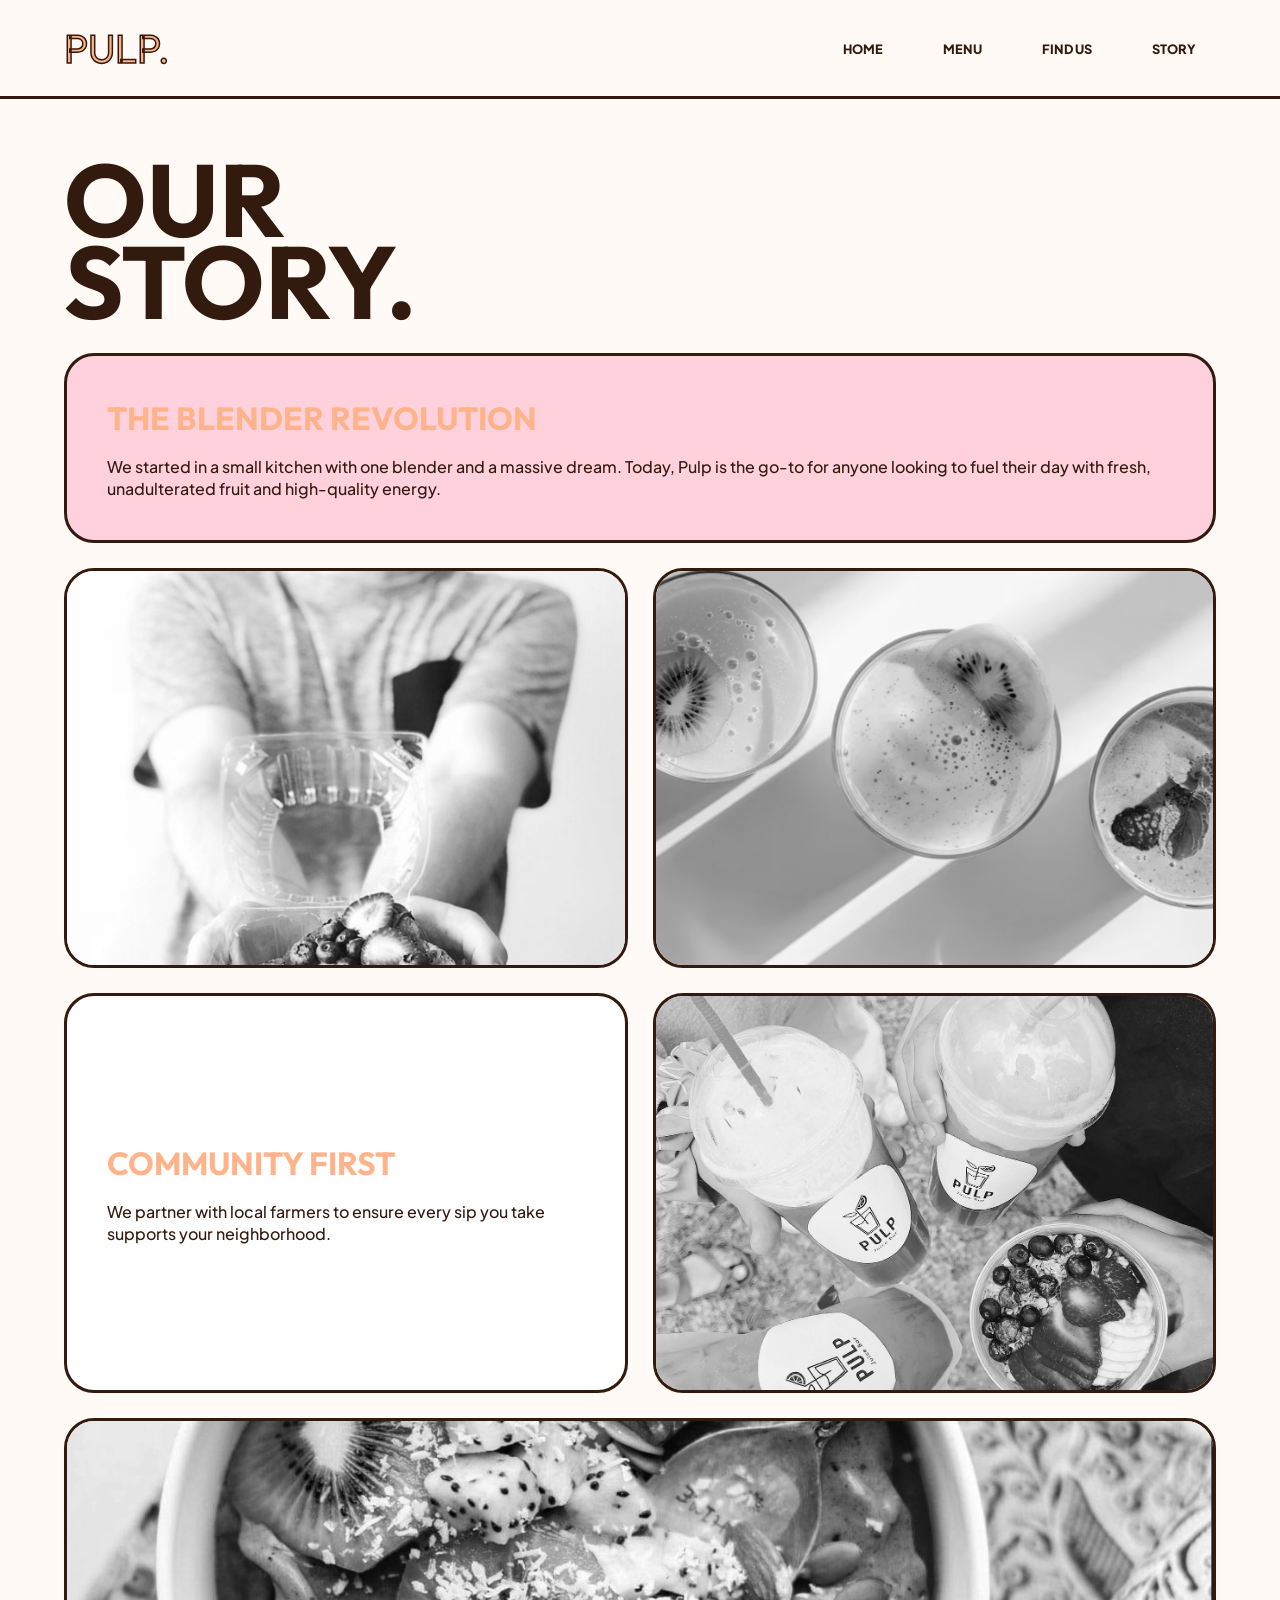
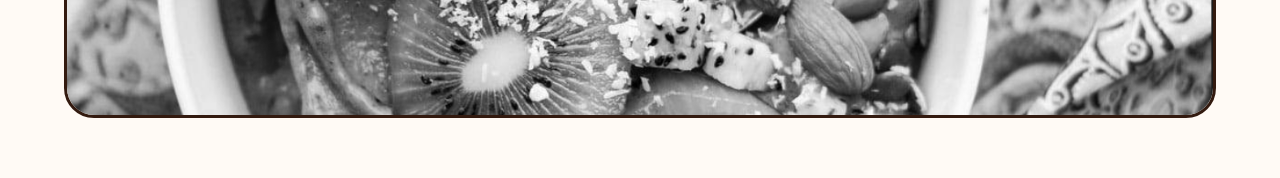
<file: about.html>
<!DOCTYPE html>
<html>
<head><link rel="stylesheet" href="style.css"><title>PULP | Story</title></head>
<body>
    <header><div class="logo">PULP.</div>
        <nav><a href="index.html">Home</a><a href="showcase.html">Menu</a><a href="locations.html">Find Us</a><a href="about.html">Story</a></nav>
    </header>

    <div class="container">
        <h1>OUR<br>STORY.</h1>
        <div class="bento" style="grid-template-columns: 1fr 1fr; grid-auto-rows: auto;">
            <div class="text-card" style="grid-column: span 2; background: var(--soft-pink);">
                <h3>THE BLENDER REVOLUTION</h3>
                <p>We started in a small kitchen with one blender and a massive dream. Today, Pulp is the go-to for anyone looking to fuel their day with fresh, unadulterated fruit and high-quality energy.</p>
            </div>
            <div class="img-box" style="height: 400px;"><img src="manbowl.png"></div>
            <div class="img-box" style="height: 400px;"><img src="smoothie2.png"></div>
            <div class="text-card"><h3>COMMUNITY FIRST</h3><p>We partner with local farmers to ensure every sip you take supports your neighborhood.</p></div>
            <div class="img-box" style="height: 400px;"><img src="group.png"></div>
            <div class="img-box" style="grid-column: span 2; height: 300px;"><img src="dragon.png"></div>
        </div>
    </div>
</body>
</html>
</file>
<file: style.css>
@import url('https://fonts.googleapis.com/css2?family=Outfit:wght@900&family=Plus+Jakarta+Sans:wght@500;800&display=swap');

:root {
    --light-orange: #FFB38A; 
    --soft-pink: #FFD1DC;
    --butter-yellow: #FFF4BD;
    --cream: #FFFAF5;
    --dark: #331A0F;
}

* { box-sizing: border-box; margin: 0; padding: 0; }

body {
    background-color: var(--cream);
    background-image: url('https://www.transparenttextures.com/patterns/cubes.png');
    font-family: 'Plus Jakarta Sans', sans-serif;
    color: var(--dark);
    line-height: 1.4;
}

header {
    padding: 20px 5%;
    display: flex;
    justify-content: space-between;
    align-items: center;
    border-bottom: 3px solid var(--dark);
    position: sticky;
    top: 0;
    background: var(--cream);
    z-index: 1000;
}

.logo { font-family: 'Outfit', sans-serif; font-size: 2.5rem; color: var(--light-orange); -webkit-text-stroke: 1.5px var(--dark); }

nav a {
    text-decoration: none;
    color: var(--dark);
    font-weight: 800;
    margin-left: 20px;
    text-transform: uppercase;
    font-size: 0.8rem;
    padding: 10px 20px;
    transition: 0.3s;
}

nav a:hover { background: var(--light-orange); border-radius: 50px; color: white; }

/* Bento Components */
.container { padding: 60px 5%; }
.bento { display: grid; gap: 25px; grid-template-columns: repeat(4, 1fr); }

.img-box, .text-card {
    border: 3px solid var(--dark);
    border-radius: 30px;
    overflow: hidden;
    position: relative;
    transition: 0.4s cubic-bezier(0.175, 0.885, 0.32, 1.275);
}

/* Grayscale Effect */
.img-box img {
    width: 100%;
    height: 100%;
    object-fit: cover;
    filter: grayscale(100%);
    transition: 0.5s ease;
}

.img-box:hover { transform: scale(1.02); box-shadow: 10px 10px 0px var(--light-orange); }
.img-box:hover img { filter: grayscale(0%); }

/* Text Cards */
.text-card {
    padding: 40px;
    background: white;
    display: flex;
    flex-direction: column;
    justify-content: center;
}

.text-card h3 { font-family: 'Outfit'; font-size: 2rem; margin-bottom: 15px; color: var(--light-orange); }
.text-card p { font-size: 1rem; font-weight: 500; }

h1 { font-family: 'Outfit'; font-size: 8vw; line-height: 0.8; margin-bottom: 30px; }

/* Slideshow & Marquee */
.slideshow { width: 100%; height: 55vh; position: relative; border-bottom: 3px solid var(--dark); overflow: hidden; }
.slide { position: absolute; width: 100%; height: 100%; opacity: 0; transition: opacity 1s ease-in-out; background-size: cover; background-position: center; }
.slide.active { opacity: 1; }

.marquee { background: var(--butter-yellow); border-bottom: 3px solid var(--dark); padding: 12px 0; overflow: hidden; white-space: nowrap; }
.marquee-content { display: inline-block; animation: scroll 20s linear infinite; font-weight: 900; font-family: 'Outfit'; }
@keyframes scroll { from { transform: translateX(0); } to { transform: translateX(-50%); } }
</file>
